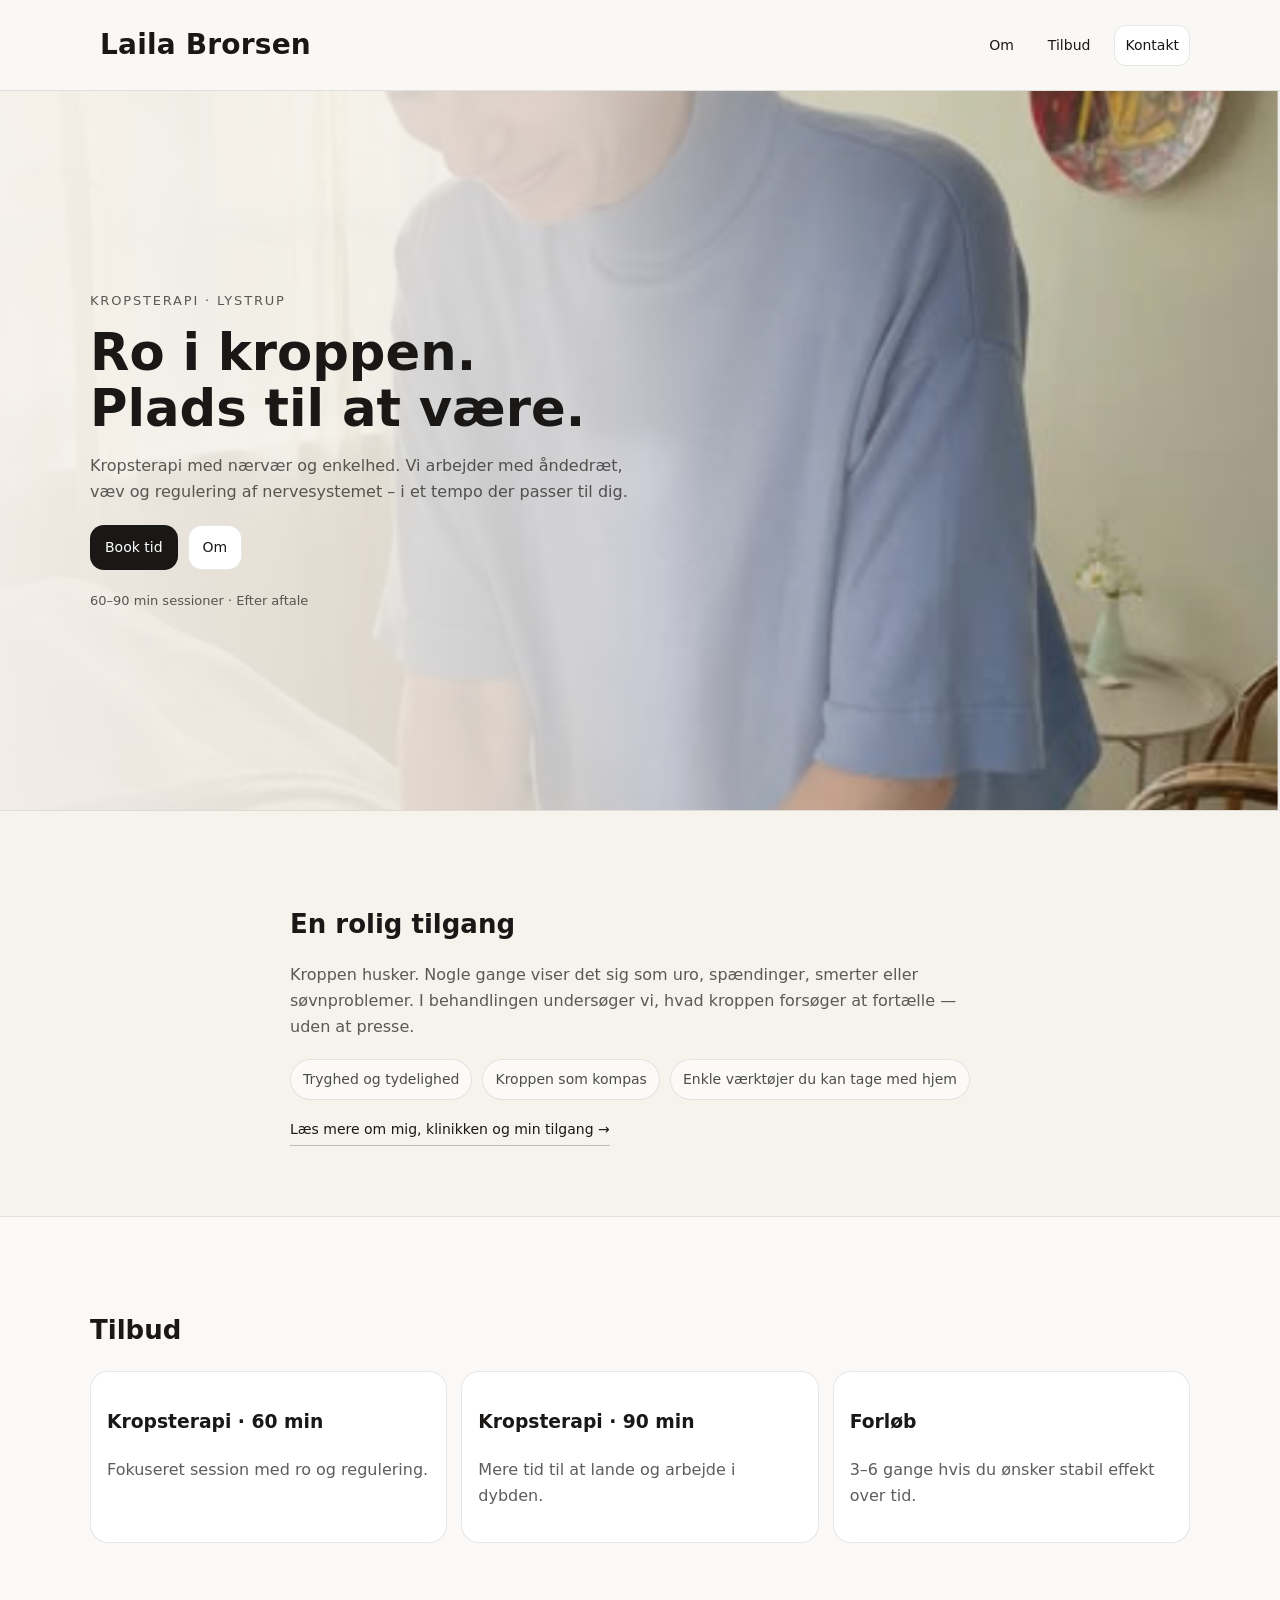
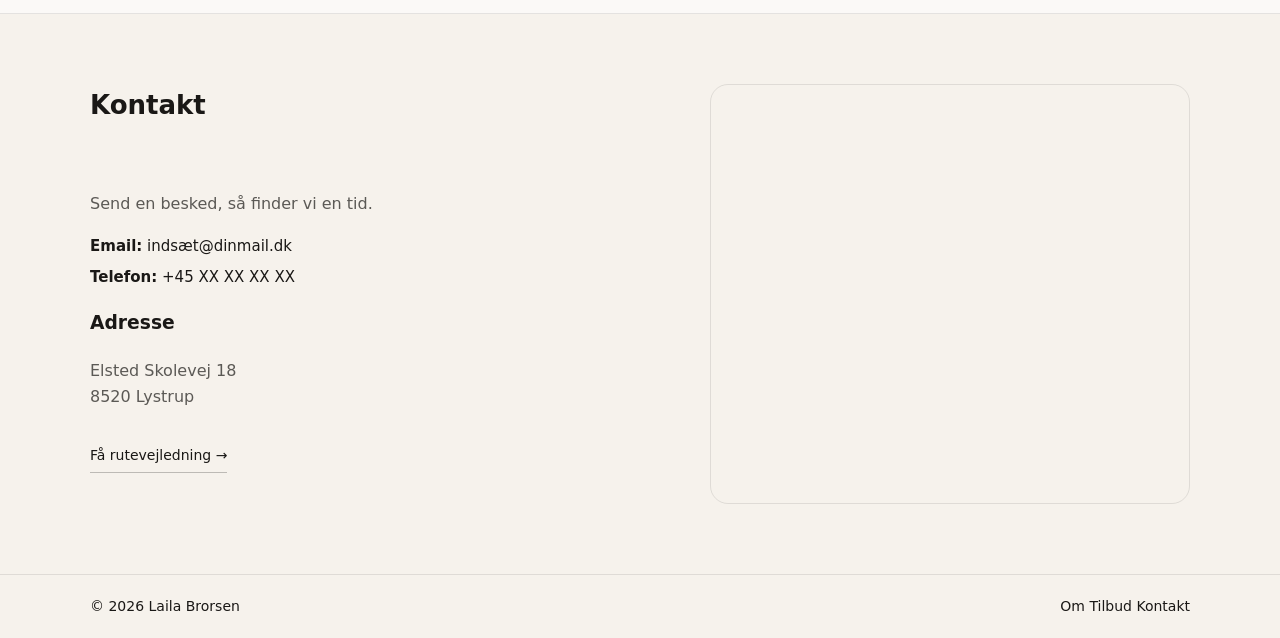
<file: index.html>
<!doctype html>
<html lang="da">
<head>
  <meta charset="utf-8" />
  <meta name="viewport" content="width=device-width, initial-scale=1" />
  <title>Laila Brorsen · Kropsterapi</title>
  <meta name="description" content="Kropsterapi med ro, nærvær og faglighed." />
  <link rel="stylesheet" href="./style.css" />
</head>

<body>

<header class="top">
  <div class="wrap top-inner">
    <a class="logo" href="#">Laila Brorsen</a>
    <nav class="nav">
      <a href="#om">Om</a>
      <a href="#tilbud">Tilbud</a>
      <a href="#kontakt" class="nav-cta">Kontakt</a>
    </nav>
  </div>
</header>

<main>

<section class="hero">
  <div class="hero-image" style="background-image:url('./images/1.png')"></div>

  <div class="wrap hero-inner">
    <div class="hero-copy">
      <p class="kicker">Kropsterapi · Lystrup</p>
      <h1>Ro i kroppen.<br>Plads til at være.</h1>
      <p class="lead">
        Kropsterapi med nærvær og enkelhed. Vi arbejder med åndedræt,
        væv og regulering af nervesystemet – i et tempo der passer til dig.
      </p>

      <div class="actions">
        <a class="btn primary" href="#kontakt">Book tid</a>
        <a class="btn" href="#om">Om</a>
      </div>

      <p class="small">
        60–90 min sessioner · Efter aftale
      </p>
    </div>
  </div>
</section>

<section id="om" class="section">
  <div class="wrap narrow">
    <h2>En rolig tilgang</h2>
    <p>
      Kroppen husker. Nogle gange viser det sig som uro, spændinger,
      smerter eller søvnproblemer. I behandlingen undersøger vi,
      hvad kroppen forsøger at fortælle — uden at presse.
    </p>

    <div class="tags">
      <span>Tryghed og tydelighed</span>
      <span>Kroppen som kompas</span>
      <span>Enkle værktøjer du kan tage med hjem</span>
    </div>

    <a class="more-link" href="om.html">
      Læs mere om mig, klinikken og min tilgang →
    </a>
  </div>
</section>

<section id="tilbud" class="section alt">
  <div class="wrap">
    <h2>Tilbud</h2>

    <div class="cards">
      <div class="card">
        <h3>Kropsterapi · 60 min</h3>
        <p>Fokuseret session med ro og regulering.</p>
      </div>

      <div class="card">
        <h3>Kropsterapi · 90 min</h3>
        <p>Mere tid til at lande og arbejde i dybden.</p>
      </div>

      <div class="card">
        <h3>Forløb</h3>
        <p>3–6 gange hvis du ønsker stabil effekt over tid.</p>
      </div>
    </div>
  </div>
</section>

<section id="kontakt" class="section">
  <div class="wrap">
    <div class="contact-grid">

      <h2 class="contact-title">Kontakt</h2>
      <div class="map-box">
        <iframe
          src="https://www.google.com/maps?q=Elsted+Skolevej+18,+8520+Lystrup&output=embed"
          loading="lazy">
        </iframe>
      </div>

      <div class="contact-info">
        <p>Send en besked, så finder vi en tid.</p>

        <div class="contact-box">
          <div><strong>Email:</strong> indsæt@dinmail.dk</div>
          <div><strong>Telefon:</strong> +45 XX XX XX XX</div>
        </div>

        <div class="address">
          <h3>Adresse</h3>
          <p>Elsted Skolevej 18<br>8520 Lystrup</p>

          <a class="more-link"
             href="https://www.google.com/maps/dir/?api=1&destination=Elsted+Skolevej+18,+8520+Lystrup"
             target="_blank" rel="noopener">
            Få rutevejledning →
          </a>
        </div>
      </div>

    </div>
  </div>
</section>

</main>

<footer class="footer">
  <div class="wrap footer-inner">
    <div>© <span id="year"></span> Laila Brorsen</div>
    <div>
      <a href="#om">Om</a>
      <a href="#tilbud">Tilbud</a>
      <a href="#kontakt">Kontakt</a>
    </div>
  </div>
</footer>

<script>
document.getElementById("year").textContent = new Date().getFullYear();
</script>

</body>
</html>
</file>
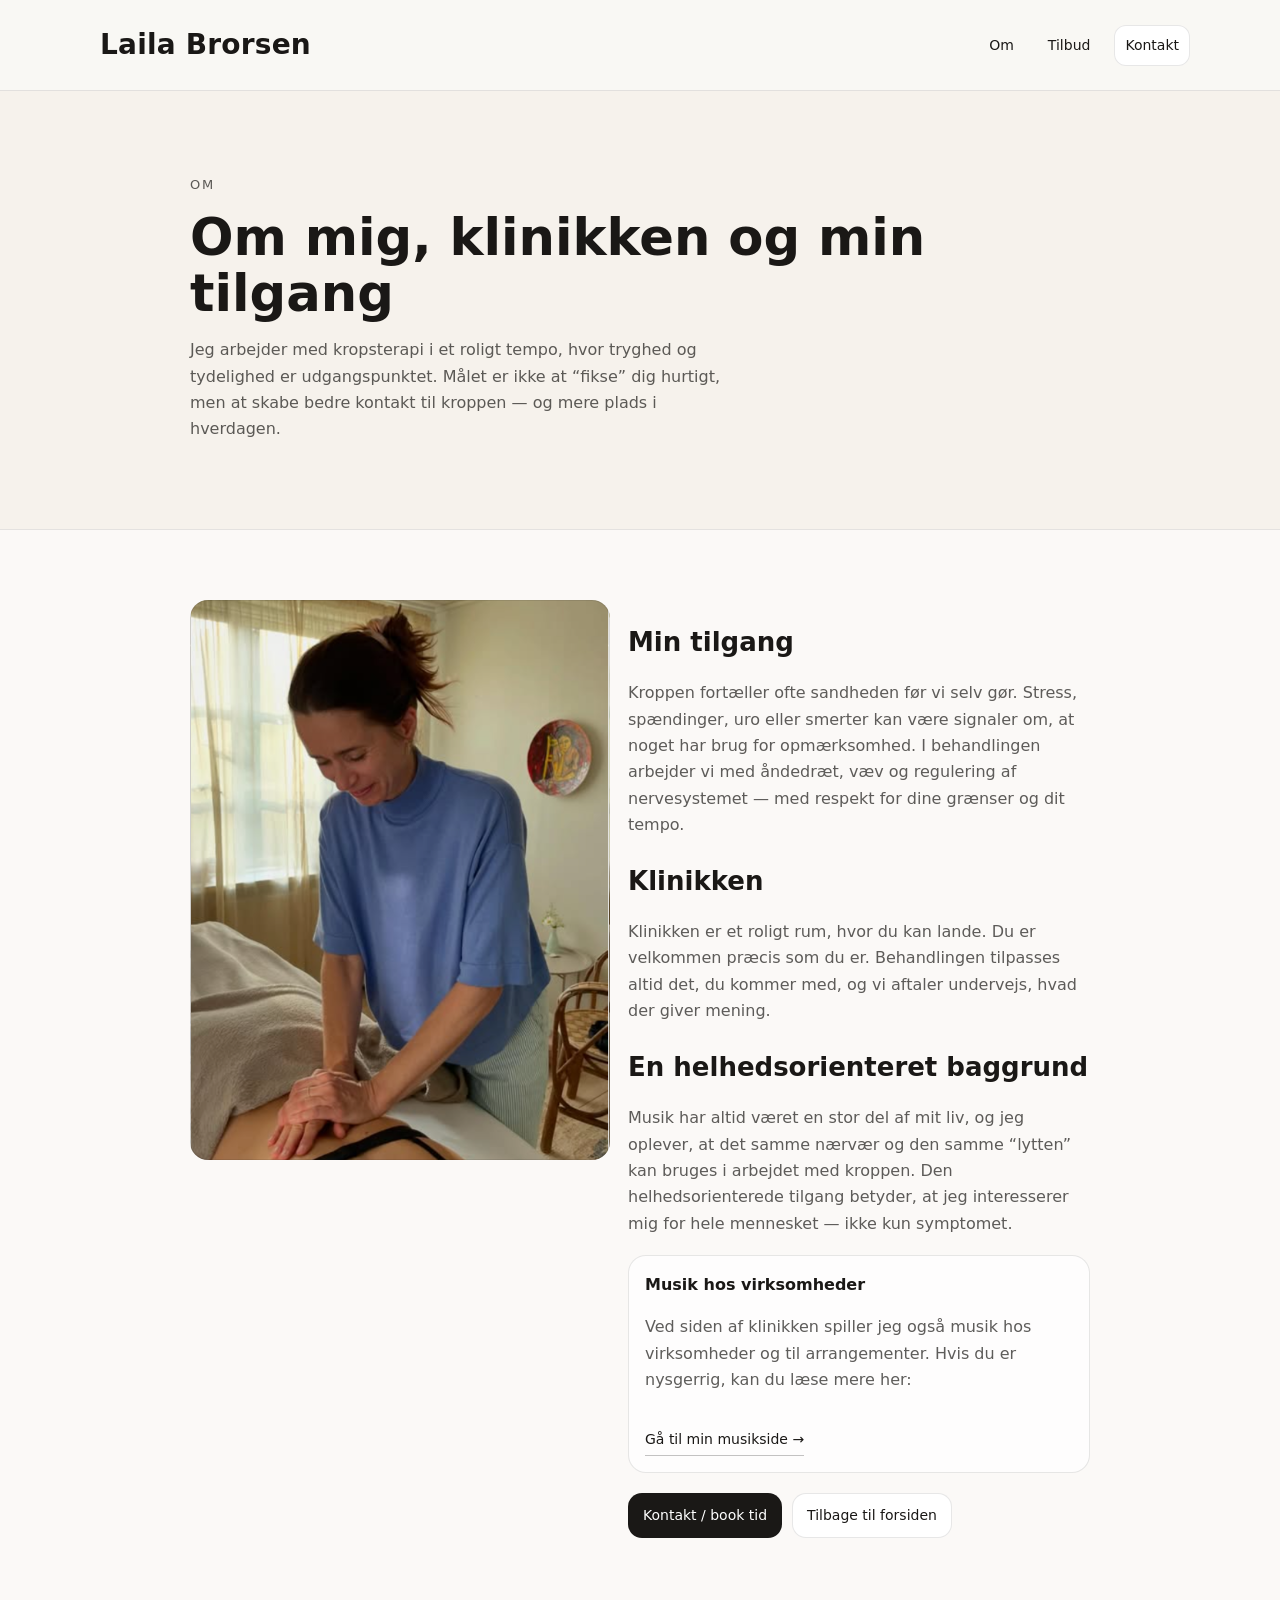
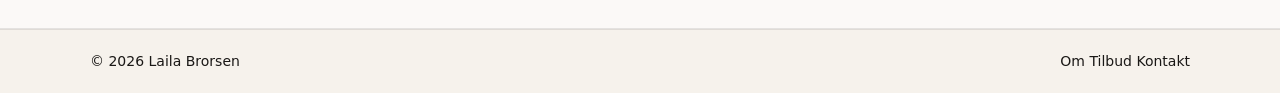
<file: om.html>
<!doctype html>
<html lang="da">
<head>
  <meta charset="utf-8" />
  <meta name="viewport" content="width=device-width, initial-scale=1" />
  <title>Om · Laila Brorsen</title>
  <meta name="description" content="Læs mere om Laila Brorsen, klinikken og hendes tilgang til kropsterapi." />
  <link rel="stylesheet" href="./style.css" />
</head>

<body>

<header class="top">
  <div class="wrap top-inner">
    <a class="logo" href="index.html">Laila Brorsen</a>
    <nav class="nav">
      <a href="index.html#om">Om</a>
      <a href="index.html#tilbud">Tilbud</a>
      <a href="index.html#kontakt" class="nav-cta">Kontakt</a>
    </nav>
  </div>
</header>

<main>

  <section class="section">
    <div class="wrap medium">
      <p class="kicker">Om</p>
      <h1>Om mig, klinikken og min tilgang</h1>
      <p class="lead">
        Jeg arbejder med kropsterapi i et roligt tempo, hvor tryghed og tydelighed er udgangspunktet.
        Målet er ikke at “fikse” dig hurtigt, men at skabe bedre kontakt til kroppen — og mere plads i hverdagen.
      </p>
    </div>
  </section>

  <section class="section alt">
    <div class="wrap medium">
      <div class="about-grid">
        <div class="about-image" role="img" aria-label="Portræt eller stemningsbillede"
             style="background-image:url('./images/1.png')"></div>

        <div class="about-text">
          <h2>Min tilgang</h2>
          <p>
            Kroppen fortæller ofte sandheden før vi selv gør. Stress, spændinger, uro eller smerter kan være signaler
            om, at noget har brug for opmærksomhed. I behandlingen arbejder vi med åndedræt, væv og regulering af
            nervesystemet — med respekt for dine grænser og dit tempo.
          </p>

          <h2>Klinikken</h2>
          <p>
            Klinikken er et roligt rum, hvor du kan lande. Du er velkommen præcis som du er.
            Behandlingen tilpasses altid det, du kommer med, og vi aftaler undervejs, hvad der giver mening.
          </p>

          <h2>En helhedsorienteret baggrund</h2>
          <p>
            Musik har altid været en stor del af mit liv, og jeg oplever, at det samme nærvær og den samme “lytten”
            kan bruges i arbejdet med kroppen. Den helhedsorienterede tilgang betyder, at jeg interesserer mig for
            hele mennesket — ikke kun symptomet.
          </p>

          <div class="music-box">
            <h3>Musik hos virksomheder</h3>
            <p>
              Ved siden af klinikken spiller jeg også musik hos virksomheder og til arrangementer.
              Hvis du er nysgerrig, kan du læse mere her:
            </p>
            <a class="more-link" href="INDSÆT-LINK-HER" target="_blank" rel="noopener">
              Gå til min musikside →
            </a>
          </div>

          <div class="actions">
            <a class="btn primary" href="index.html#kontakt">Kontakt / book tid</a>
            <a class="btn" href="index.html">Tilbage til forsiden</a>
          </div>

        </div>
      </div>
    </div>
  </section>

</main>

<footer class="footer">
  <div class="wrap footer-inner">
    <div>© <span id="year"></span> Laila Brorsen</div>
    <div>
      <a href="index.html#om">Om</a>
      <a href="index.html#tilbud">Tilbud</a>
      <a href="index.html#kontakt">Kontakt</a>
    </div>
  </div>
</footer>

<script>
document.getElementById("year").textContent = new Date().getFullYear();
</script>

</body>
</html>
</file>
<file: style.css>
:root{
  --bg:#f6f2ec;                  /* varmere base */
  --bg-soft:#efe8df;             /* sektion baggrund */
  --ink:#1a1816;                 /* lidt blødere sort */
  --muted:rgba(26,24,22,.70);
  --line:rgba(26,24,22,.10);
  --accent:#b8a89a;              /* varm støvet beige */
  --radius:18px;
  --wrap:1100px;
}

*{box-sizing:border-box}
body{
  margin:0;
  font-family:system-ui,-apple-system,Segoe UI,Roboto,Helvetica,Arial;
  background:var(--bg);
  color:var(--ink);
  line-height:1.65;
}

.wrap{
  width:min(var(--wrap),calc(100% - 40px));
  margin:0 auto;
}

.narrow{
  max-width:700px;
}

a{text-decoration:none;color:inherit}
a:hover{text-decoration:underline}

/* Header */

.top{
  position:sticky;
  top:0;
  background:rgba(250,249,246,.9);
  border-bottom:1px solid var(--line);
}

.top-inner{
  display:flex;
  justify-content:space-between;
  align-items:center;
  padding:14px 0;
}

.nav{
  display:flex;
  align-items:center;   /* 👈 vigtigt */
  gap:14px;
  font-size:14px;
}

.nav a{
  display:inline-flex;
  align-items:center;
  padding:8px 10px;
  border-radius:12px;
}

.nav a:hover{
  background:rgba(255,255,255,.7);
  text-decoration:none;
}

.nav-cta{
  border:1px solid var(--line);
  background:#fff;
}

/* Hero */

.hero{
  position:relative;
  min-height:80vh;
  display:flex;
  align-items:center;
  border-bottom:1px solid var(--line);
}

.hero-image{
  position:absolute;
  inset:0;
  background-size:cover;
  background-position:center;
  filter:saturate(.95) contrast(.98);
}

.hero::after{
  content:"";
  position:absolute;
  inset:0;
  background:linear-gradient(
    to right,
    rgba(246,242,236,.96) 0%,
    rgba(246,242,236,.78) 45%,
    rgba(246,242,236,.20) 75%,
    rgba(246,242,236,0) 100%
  );
}

.hero-inner{
  position:relative;
  z-index:2;
  padding:80px 0;
}

.kicker{
  font-size:13px;
  letter-spacing:.14em;
  text-transform:uppercase;
  color:var(--muted);
}

h1{
  font-size:clamp(36px,4vw,56px);
  line-height:1.1;
  margin:10px 0;
}

.lead{
  color:var(--muted);
  max-width:55ch;
}

.actions{
  display:flex;
  gap:10px;
  margin:20px 0;
}

.btn{
  padding:10px 14px;
  border-radius:14px;
  border:1px solid var(--line);
  background:#fff;
  font-size:14px;
}

.btn.primary{
  background: var(--ink);
  color:#fff;
}

.small{
  font-size:13px;
  color:var(--muted);
}

/* Sections */

.section{
  padding:70px 0;
}

.section.alt{
  background:rgba(255,255,255,.6);
  border-top:1px solid var(--line);
  border-bottom:1px solid var(--line);
}

h2{
  font-size:26px;
  margin-bottom:10px;
}

p{color:var(--muted)}

/* Tags */

.tags{
  display:flex;
  flex-wrap:wrap;
  gap:10px;
  margin-top:18px;
}

.tags span{
  padding:8px 12px;
  border-radius:999px;
  border:1px solid var(--line);
  background:rgba(255,255,255,.6);
  font-size:14px;
  color:rgba(17,17,17,.75);
}

/* Read more link */

.more-link{
  display:inline-block;
  margin-top:18px;
  font-size:14px;
  border-bottom:1px solid rgba(17,17,17,.25);
  padding-bottom:4px;
}

.more-link:hover{
  border-bottom-color:rgba(17,17,17,.5);
}

/* Cards */

.cards{
  display:grid;
  grid-template-columns:repeat(3,1fr);
  gap:14px;
  margin-top:20px;
}

.card{
  padding:16px;
  border-radius:var(--radius);
  border:1px solid var(--line);
  background:#fff;
}

/* Contact */

.contact-box{
  margin-top:16px;
}
.contact-box div{
  margin-bottom:6px;
  font-size:15px;
}

.contact-box strong{
  font-weight:600;
}

/* Footer */

.footer{
  padding:20px 0;
  border-top:1px solid var(--line);
}

.footer-inner{
  display:flex;
  justify-content:space-between;
  font-size:14px;
}

/* Responsive */

@media(max-width:900px){
  .cards{grid-template-columns:1fr}
  .nav{display:none}
}
.about-grid{
  display:grid;
  grid-template-columns: 420px 1fr;
  gap: 18px;
  align-items: start;
}

.about-image{
  height: 560px;
  border-radius: var(--radius);
  border: 1px solid var(--line);
  background-size: cover;
  background-position: center;
}

.about-text{
  max-width: 65ch;
}

.music-box{
  margin-top: 18px;
  padding: 16px;
  border-radius: var(--radius);
  border: 1px solid var(--line);
  background: rgba(255,255,255,.7);
}

.music-box h3{
  margin: 0 0 8px;
  font-size: 16px;
}

@media (max-width: 900px){
  .about-grid{
    grid-template-columns: 1fr;
  }
  .about-image{
    height: 320px;
  }
}
.logo{
  font-weight: 700;
  font-size: 28px;
  letter-spacing: .2px;
  padding: 8px 10px;
  border-radius: 12px;          /* matcher menuen */
  transition: background .2s ease;
}

.logo:hover{
  background: rgba(255,255,255,.7);
  text-decoration: none;
}
.medium{
  max-width: 900px;
  margin: 0 auto;
}
.map-section{
  margin-top: 28px;
}

.map-wrapper{
  margin: 14px 0;
  border-radius: var(--radius);
  overflow: hidden;
  border: 1px solid var(--line);
}

.map-wrapper iframe{
  width:100%;
  height:300px;
  border:0;
}
.contact-grid{
  display:grid;
  grid-template-columns: 1fr 480px;
  grid-template-rows: auto auto;       /* 2 rækker */
  gap: 18px 40px;                      /* row gap, col gap */
  align-items:start;
}

/* Placer overskrift i venstre kolonne, række 1 */
.contact-title{
  grid-column: 1;
  grid-row: 1;
  margin: 0;                           /* fjerner default luft */
}

/* Placer kort i højre kolonne, række 1-2 (spænder ned) */
.map-box{
  grid-column: 2;
  grid-row: 1 / span 2;                /* starter ved titel-linjen */
  border-radius: var(--radius);
  overflow:hidden;
  border:1px solid var(--line);
  height: 420px;
}

/* Venstre indhold under titlen */
.contact-info{
  grid-column: 1;
  grid-row: 2;
  max-width: 65ch;
}

/* mobil */
@media (max-width: 900px){
  .contact-grid{
    grid-template-columns: 1fr;
    gap: 18px;
  }
  .map-box{
    grid-column: 1;
    grid-row: auto;
    height: 280px;
  }
  .contact-title,
  .contact-info{
    grid-column: 1;
  }
}
.map-box iframe{
  width: 100%;
  height: 100%;
  border: 0;
  display: block;
}
</file>
